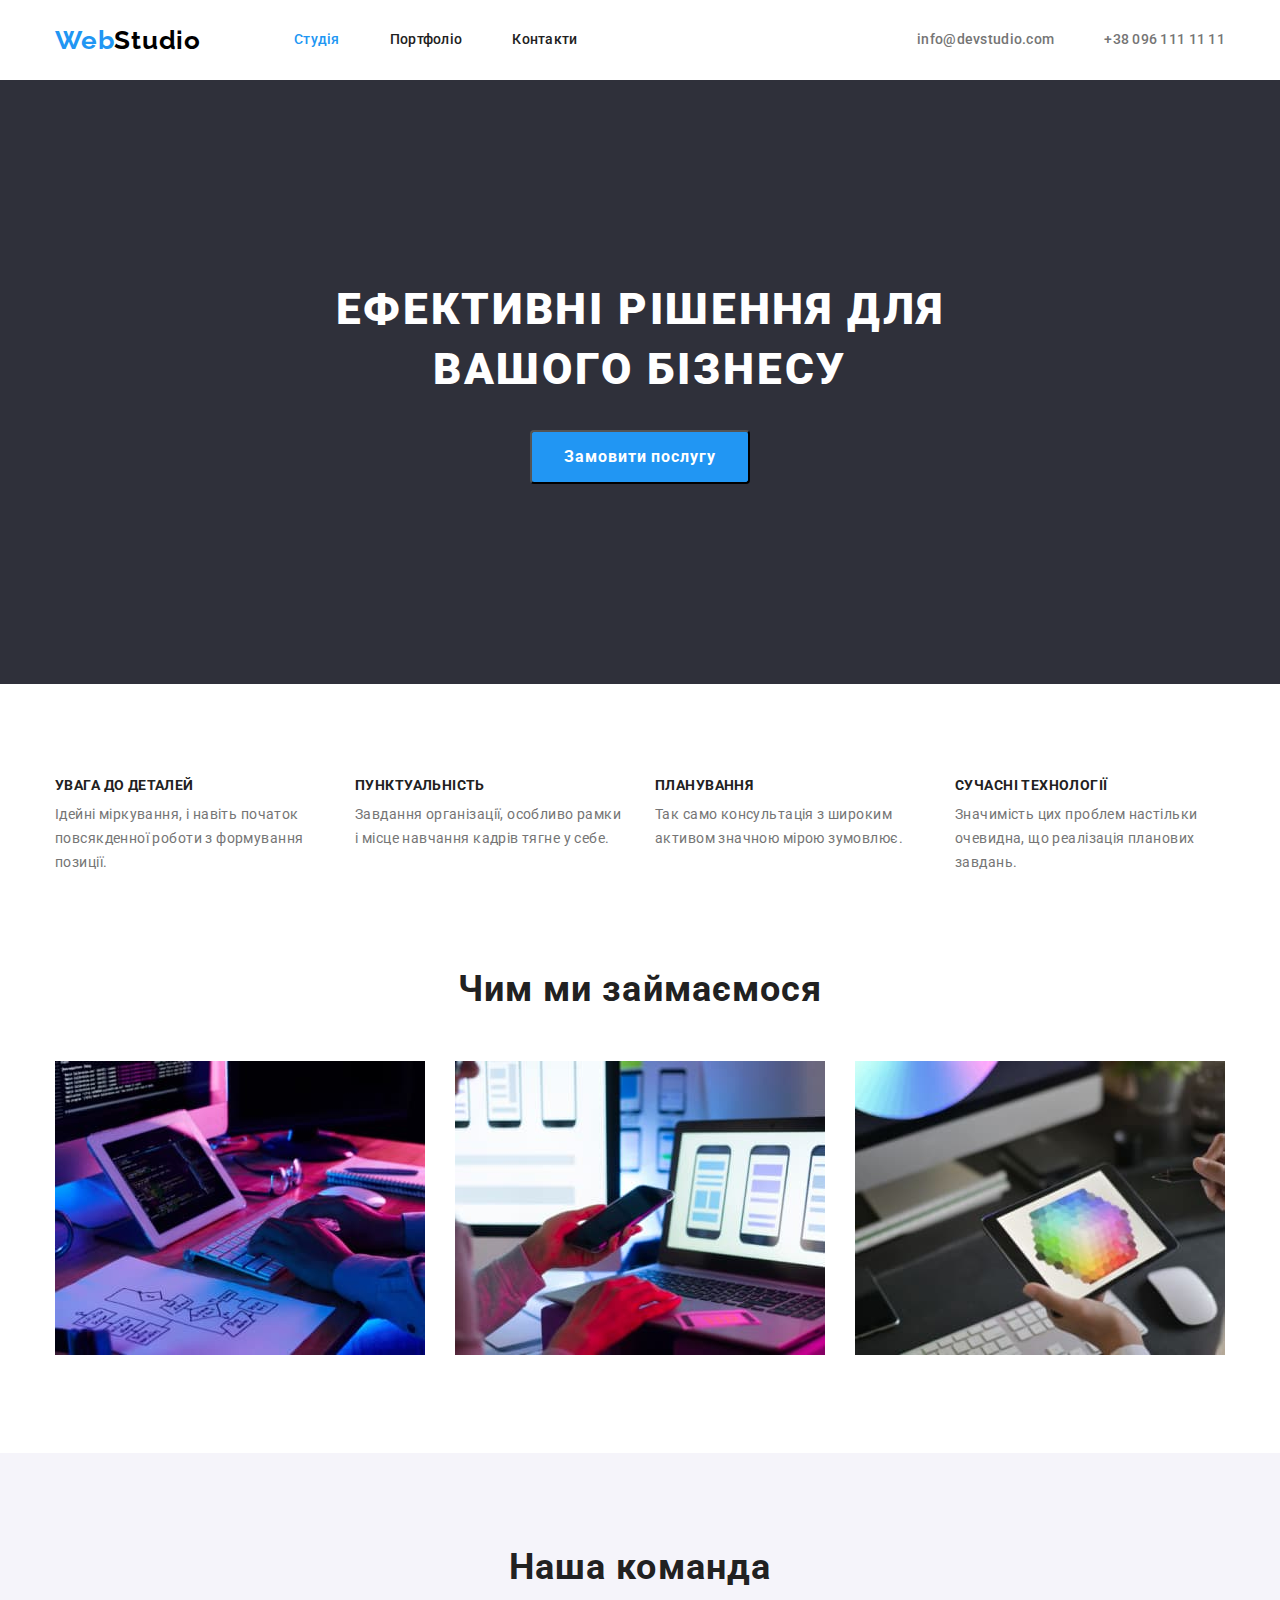
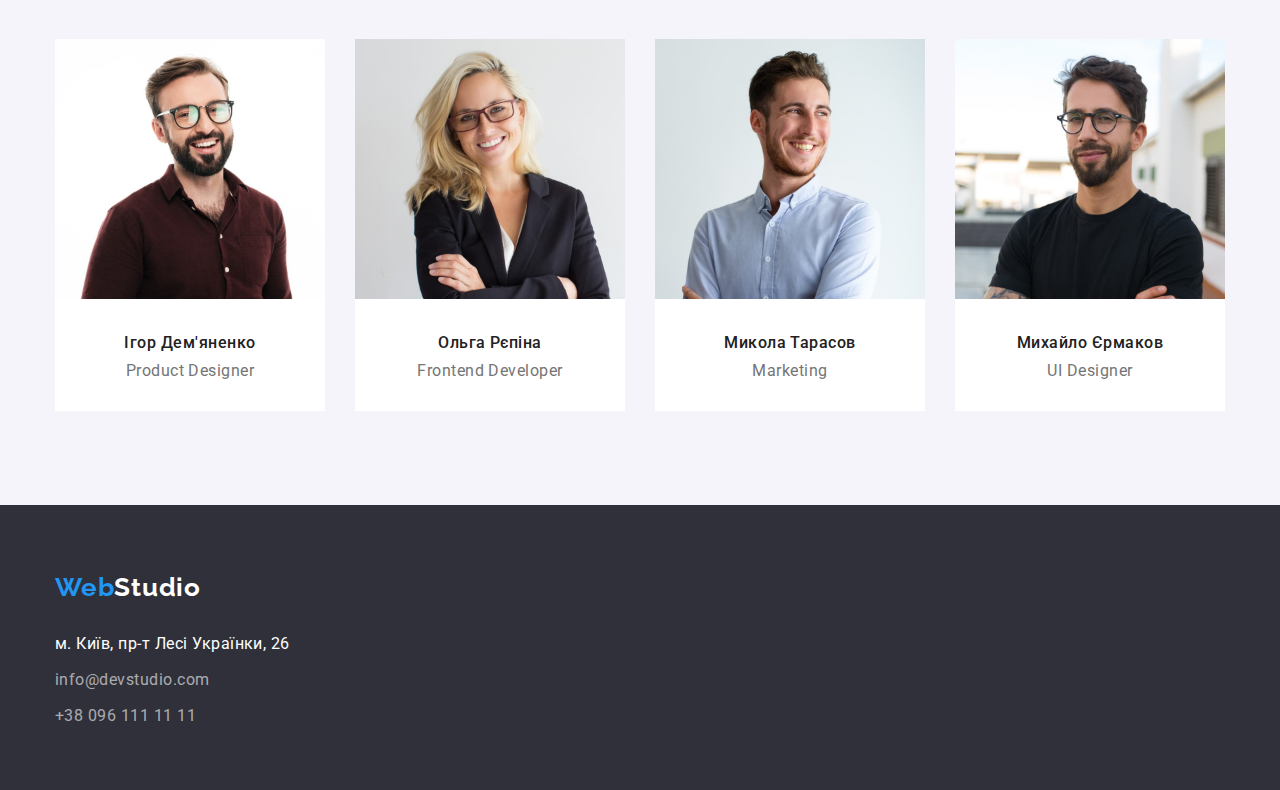
<file: index.html>
<!DOCTYPE html>
<html lang="uk">
<head>
    <meta charset="UTF-8">
    <meta http-equiv="X-UA-Compatible" content="IE=edge">
    <meta name="viewport" content="width=device-width, initial-scale=1.0">
       <title>Студія</title>
  <link rel="preconnect" href="https://fonts.googleapis.com">
   <link rel="preconnect" href="https://fonts.gstatic.com" crossorigin>
   <link href="https://fonts.googleapis.com/css2?family=Raleway:wght@700&family=Roboto:wght@400;500;700;900&display=swap"
        rel="stylesheet">
        <link rel="stylesheet" href="https://cdnjs.cloudflare.com/ajax/libs/modern-normalize/1.1.0/modern-normalize.min.css">
        <link rel="stylesheet" href="./css/style.css">
   
</head>
<body>
            <!-- Заголовок -->
            <header>
            <div class="container main-nav">
            <nav class="header-nav">
            <a href="" class="logo-link"><span class="span">Web</span>Studio</a>
                    <ul class="list nav">
                <li class="item">
                    <a href="" class="current-studio nav">Студія</a>
                </li>
                <li class="item">
                    <a href="./portfolio.html" class="portfolio nav">Портфоліо</a>
                </li>
                <li class="item">
                <a href="" class="contacts nav">Контакти</a>
                </li>
            </ul>
</nav>
                <ul class="list auth">
                    <li class="item">
                        <a href="mailto:info@devstudio.com" class="mail nav">info@devstudio.com</a>
                    </li>
                    <li class="item">
                        <a href="tel:+380961111111" class="tel nav">+38 096 111 11 11</a>
                    </li>
                </ul>
           
                </div>
                    </header>
    
    <main>

        <section class="hero">
            <div class="container">
            <!-- Герой -->
                        <h1 class="hero-title">Ефективні рішення для <br> вашого бізнесу</h1>
            <button type="button" class="hero-button">Замовити послугу</button>
            </div>
        </section>
        
                        <!-- Особливості -->
                <section class="features section">
                    <!-- <h2>Особливості</h2> -->
                    <div class="container">
                    <ul class="list features-list">
                        <li class="item">
                            <h3 class="features-title">УВАГА ДО ДЕТАЛЕЙ</h3>
                            <p class="features-text">Ідейні міркування, і навіть початок повсякденної роботи з формування позиції.</p>
                        </li>
                        <li class="item">
                            <h3 class="features-title">ПУНКТУАЛЬНІСТЬ</h3>
                            <p class="features-text">Завдання організації, особливо рамки і місце навчання кадрів тягне у себе.</p>
                        </li>
                        <li class="item">
                            <h3 class="features-title">ПЛАНУВАННЯ</h3>
                            <p class="features-text"> Так само консультація з широким активом значною мірою зумовлює.</p>
                        </li>
                        <li class="item">
                            <h3 class="features-title"> СУЧАСНІ ТЕХНОЛОГІЇ</h3>
                            <p class="features-text">Значимість цих проблем настільки очевидна, що реалізація планових завдань.</p>
                        </li>
                    </ul>
                    </div>
                </section>
                  <!-- Робота    -->
                <section class="work">
                    <div class="container">
                    <h2 class="work-title">Чим ми займаємося</h2>
                    <ul class="list work">
                        <li class="item">
                            <img src="./images/computer.jpg" alt="робота з комп'ютером" width="370" height="294">
                        </li>
                        <li class="item">
                            <img src="./images/phone.jpg" alt="робота з телефоном" width="370" height="294" >
                        </li>
                        <li class="item">
                            <img src="./images/tablet.jpg" alt="робота з планшетом" width="370" height="294">
                        </li>
                    </ul>
</div>
                </section>
                <!-- Команда -->
                <section class="team">
                    <div class="container">
                    <h2 class="team-title">Наша команда</h2>
                    <ul class="list team">
                        <li class="item">
                        <img class="team-img" src="./images/ihor.jpg" alt="Product Designer" width="270" height="260">
                            <h3 class="team-title-name">Ігор Дем'яненко</h3> 
                           <p class="team-text">Product Designer</p>
                           
                        </li>  
                        <li class="item">
                            <img class="team-img" src="./images/olha.jpg" alt="Frontend Developer" width="270" height="260">
                            <h3 class="team-title-name">Ольга Рєпіна</h3>
                        <p class="team-text">Frontend Developer</p>
                        
                        </li>  
                        <li class="item">
                            <img class="team-img" src="./images/nick.jpg" alt="Marketing" width="270" height="260">
                            <h3 class="team-title-name"> Микола Тарасов</h3>
                            <p class="team-text">Marketing</p>
                           
                        </li>   
                        <li class="item">
                            <img class="team-img" src="./images/mykhaylo.jpg" alt="UI Designer" width="270" height="260">
                            <h3 class="team-title-name">Михайло Єрмаков</h3>
                            <p class="team-text">UI Designer</p>
                             
                        </li>            
                        </ul>
                        </div>
                </section>
            </main>
            <!-- Підлога -->
        <footer class="general">
            <div class="container footer">
            <a href="" class="logo-link footer"><span class="span">Web</span><span class="span-footer">Studio</span></a>
        
            <address>
                <ul class="list footer">
                    <li>
                        <p class="footer-text footer">м. Київ, пр-т Лесі Українки, 26</p>
                    </li>
                    <li class="item-mail"><a href="mailto:info@devstudio.com" class="footer-mail underline footer">info@devstudio.com</a>
                    </li>
                    <li class="item-tel"><a href="tel:+380961111111" class="footer-tel underline footer">+38 096 111 11 11</a>
                    </li>
                </ul>
            </address>
            </div>
        </footer>
</body>
</file>
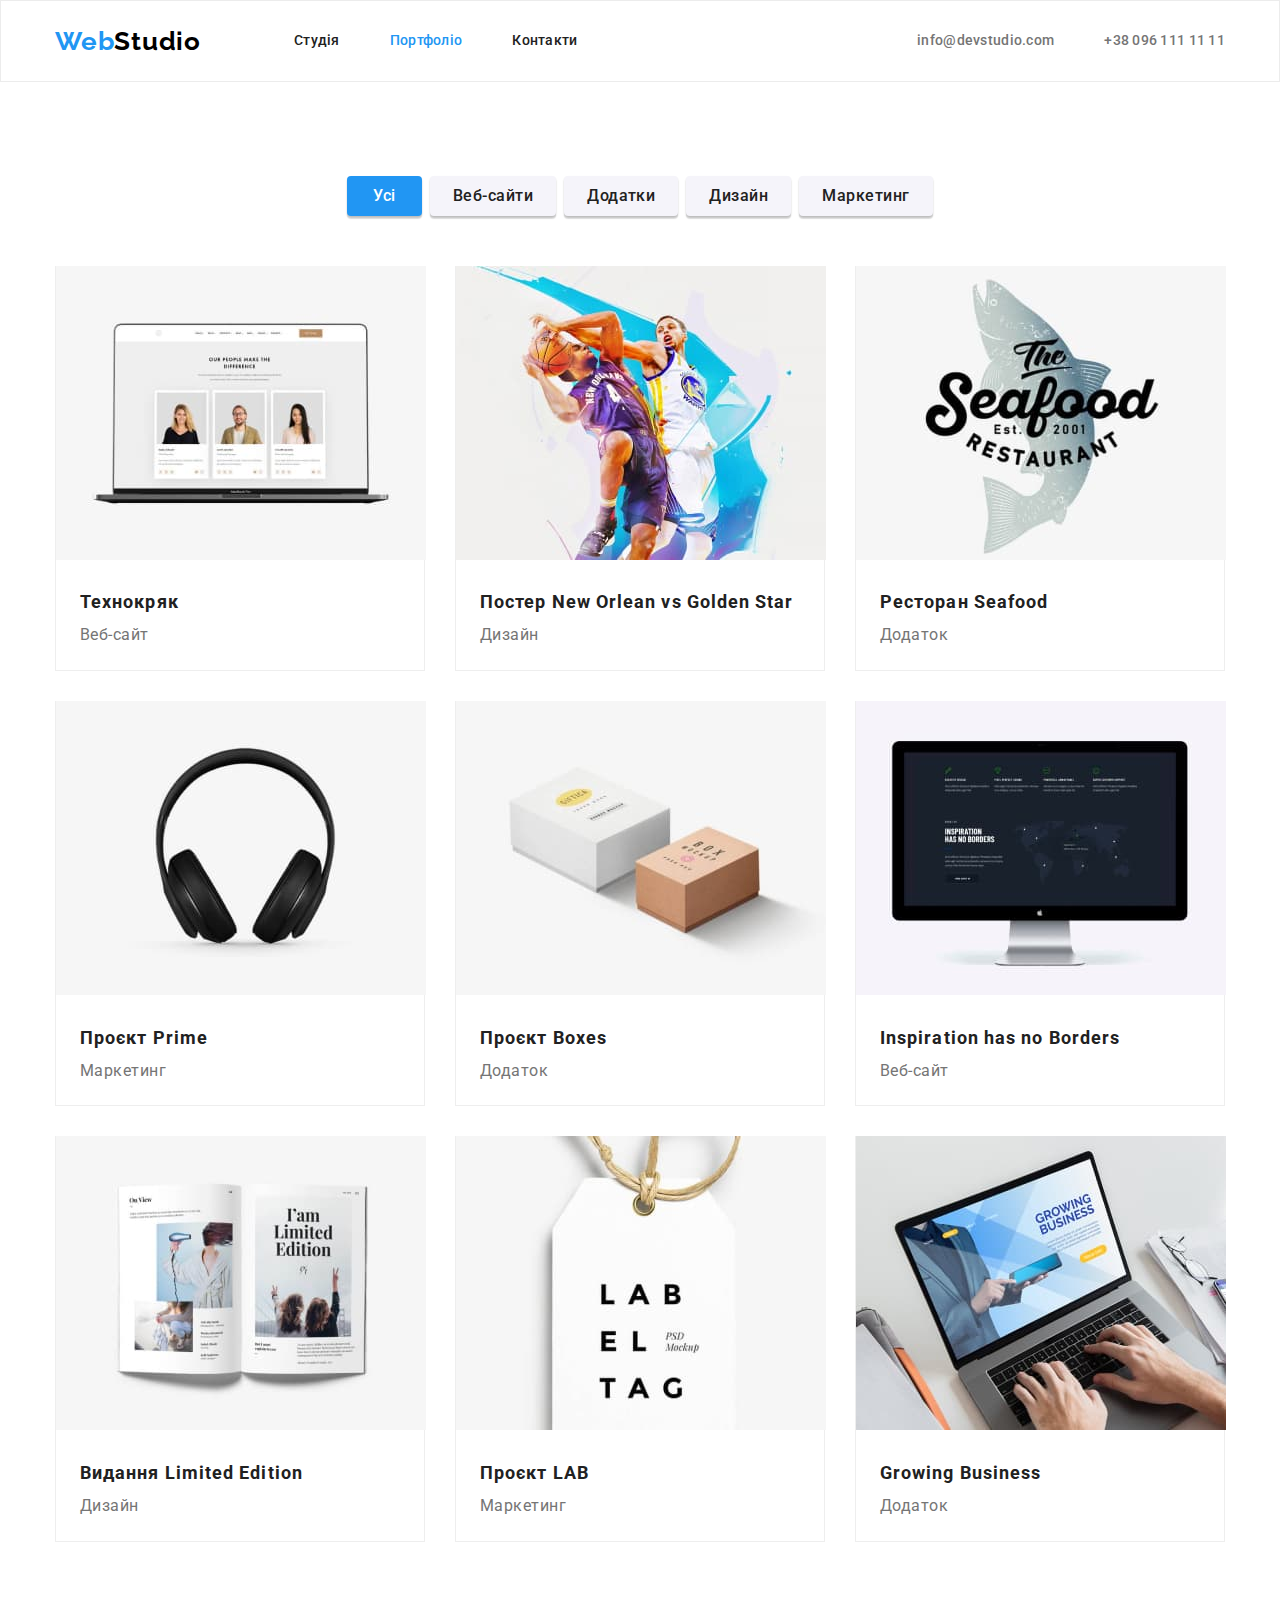
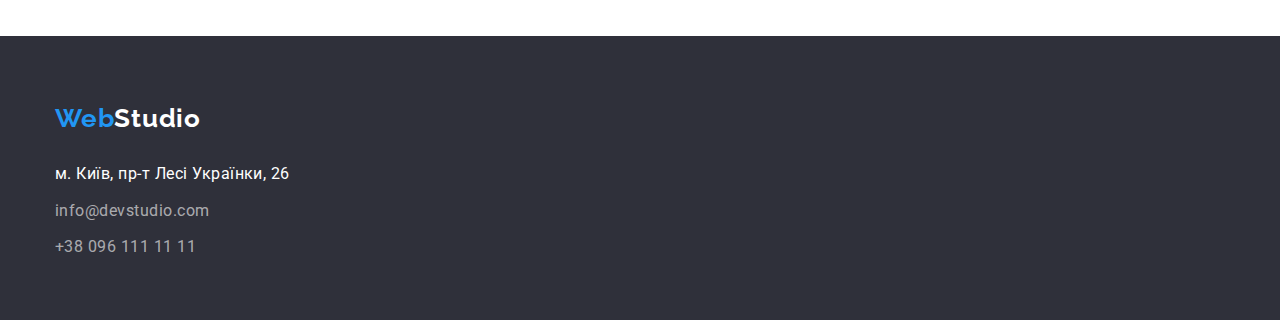
<file: portfolio.html>
<!DOCTYPE html>
<html lang="uk">
<head>
    <meta charset="UTF-8">
    <meta http-equiv="X-UA-Compatible" content="IE=edge">
    <meta name="viewport" content="width=device-width, initial-scale=1.0">
    <title>Портфоліо</title>
<link rel="preconnect" href="https://fonts.googleapis.com">
<link rel="preconnect" href="https://fonts.gstatic.com" crossorigin>
<link href="https://fonts.googleapis.com/css2?family=Raleway:wght@700&family=Roboto:wght@400;500;700;900&display=swap"
    rel="stylesheet">
    <link rel="stylesheet" href="https://cdnjs.cloudflare.com/ajax/libs/modern-normalize/1.1.0/modern-normalize.min.css">
        <link rel="stylesheet" href="./css/style.css">
</head>

<body>
            <!-- Заголовок -->
        <header class="header-portfolio">
        <div class="container main-nav">
            <nav class="header-nav">
                <a href="" class="logo-link"><span class="span">Web</span>Studio</a>
                <ul class="list nav">
                    <li class="item">
                    <a href="./index.html" class="studio nav">Студія</a>
                </li>
                <li class="item">
                    <a href="" class="current-portfolio nav">Портфоліо</a>
                </li>
                <li class="item">
                    <a href="" class="contacts nav">Контакти</a>
                </li>
                </ul>
                </nav>

        <ul class="list auth">
            <li class="item">
                <a href="mailto:info@devstudio.com" class="mail nav">info@devstudio.com</a>
            </li>
            <li class="item">
                <a href="tel:+380961111111" class="tel nav">+38 096 111 11 11</a>
            </li>
        </ul>
        
        </div>
        </header>
   
<main>
<section class="our-works section">
    <div class="container">
     <h1 class="visually-hidden">Наші роботи</h1>
        <ul  class="button cursor list">
   <li class="item"> 
       <button type="button" class="button-item button-all">Усі</button>
    </li>
   <li class="item">
    <button type="button" class="button-item">Веб-сайти</button>
</li>
   <li class="item">
    <button type="button" class="button-item">Додатки</button>
</li>
   <li class="item">
    <button type="button" class="button-item">Дизайн</button>
</li>
   <li class="item ">
    <button type="button" class="button-item">Маркетинг</button>
</li>
    </ul>
    <ul class="list flex-container">
    <li class="flex-item">
        <a href="" class="link underline">
            <img src="./images/techno.jpg" alt="Веб-сайт" width="370">
            <div class="header-text"> 
            <h2 class="header-img techno">Технокряк</h2>
            <p class="text-img">Веб-сайт</p>
            </div>
        </a>
    </li>
       <li class="flex-item">
        <a href="" class="link underline">
            <img src="./images/basketball.jpg" alt="Дизайн" width="370">
            <div class="header-text">
            <h2 class="header-img">Постер New Orlean vs Golden Star</h2>
            <p class="text-img">Дизайн</p>
            </div>
        </a>
    </li>
    <li class="flex-item">
        <a href="" class="link underline">
            <img src="./images/restaurant.jpg" alt="Додаток" width="370">
            <div class="header-text">
            <h2 class="header-img">Ресторан Seafood</h2>
            <p class="text-img">Додаток</p>
            </div>
        </a>
    </li>
    <li class="flex-item">
        <a href="" class="link underline">
            <img src="./images/headphone.jpg" alt="Маркетинг" width="370">
                        <div class="header-text">   
            <h2 class="header-img">Проєкт Prime</h2>
            <p class="text-img">Маркетинг</p>
            </div>
        </a>
    </li>
    <li class="flex-item">
        <a href="" class="link underline">
            <img src="./images/boxes.jpg" alt="Коробки" width="370">
                        <div class="header-text">
            <h2 class="header-img">Проєкт Boxes</h2>
            <p class="text-img">Додаток</p>
            </div>
        </a>
    </li>
    <li class="flex-item">
        <a href="" class="link underline">
            <img src="./images/monitor.jpg" alt=" Монітор" width="370">
                    <div class="header-text">
            <h2 class="header-img">Inspiration has no Borders</h2>
            <p class="text-img">Веб-сайт</p>
            </div>
        </a>
    </li>
    <li class="flex-item">
        <a href="" class="link underline">
            <img src="./images/book.jpg" alt="Книжки" width="370">
                <div class="header-text">
            <h2 class="header-img">Видання Limited Edition</h2>
            <p class="text-img">Дизайн</p>
            </div>
        </a>
    </li>
    <li class="flex-item">
        <a href="" class="link underline">
            <img src="./images/label-tag.jpg" alt=" Етикетка" width="370">
            <div class="header-text">
            <h2 class="header-img">Проєкт LAB</h2>
            <p class="text-img">Маркетинг</p>
            </div>
        </a>
    </li>
    <li class="flex-item">
        <a href="" class="link underline">
            <img src="./images/computer-work.jpg" alt="Робота за комп" width="370">
            <div class="header-text">
            <h2 class="header-img">Growing Business</h2>
            <p class="text-img">Додаток</p>
            </div>
        </a>
    </li>
</ul>
</div>
</section>
</main>
    <!-- Підлога -->
    <footer class="general">
        <div class="container footer">
            <a href="" class="logo-link footer"><span class="span">Web</span><span class="span-footer">Studio</span></a>
    
            <address>
                <ul class="list footer">
                    <li>
                        <p class="footer-text footer">м. Київ, пр-т Лесі Українки, 26</p>
                    </li>
                    <li class="item-mail"><a href="mailto:info@devstudio.com"
                            class="footer-mail underline footer">info@devstudio.com</a>
                    </li>
                    <li class="item-tel"><a href="tel:+380961111111" class="footer-tel underline footer">+38 096 111 11
                            11</a>
                    </li>
                </ul>
            </address>
        </div>
    </footer>

</body>
</file>
<file: css/style.css>
/* Колір основного тексту : rgba(33, 33, 33, 1); */
/*  Вторинний колір : #757575; */
/* Первинний колір лого: #000000 */
/* Вторинний колір лого:
/* Акцент: #2196F3 */
/* Білий колір (футер) первинний: #FFFFFF  */
/* Білий колір (футер) вторинний: rgba(255, 255, 255, 0.6) */
/*Вторинний колір фону:  #2F303A */
/* Первинний колір фону:                  */
/* відстань між словами (буквами letter-spacing): 0.03em; */
/* Колір тексту імейлу і тел в футері: rgba(255, 255, 255, 0.6); */
/* Фон футера: #2F303A; */
/* Фон для героя :background: #2F303A; */
/* Фон при фокусі і ховері в герої: #188CE8 */

:root {
  --first-background: #FFFFFF; 
  --accent-color: #2196F3;
  --first-logo-color: rgba(0, 0, 0, 1);
  --main-color-text: #212121;
  --second-color-text: #757575;
  /* --white-color-text: #FFFFFF; */
  --font-family: Roboto, sans-serif;
  --footer-main-color-text: rgba(255, 255, 255, 0.6);
  --footer-background-color: #2F303A;
  --backgroud-color-hero: #2F303A;
  --background-color-team: #F5F4FA;
  --background-color-button-hero:#188CE8;
}

body {
  font-family: Roboto, sans-serif;
   color: var(--main-color-text);
  background-color: var(--first-background);
 }
/* зняття підкреслення */
.underline {
  text-decoration: none;
}
.container {
  width: 1200px;
  padding-right: 15px;
  padding-left: 15px;
   margin-left: auto;
  margin-right: auto;
}
/* Зняття маркерів */
.list {
  list-style: none;
  padding: 0;
  margin: 0;
}
h1,
h2,
h3,
p,
ul{
  margin: 0;
  padding: 0;
}

.section {
  padding-top: 94px;
  padding-bottom: 94px;
 }

/* СТИЛІЗАЦІЯ СТУДІЇ- HTML */
/* Синій колір для логотипу */
.span {
  color: var(--accent-color);
}
/* Стилізація чорного кольору для логотипу */
.logo-link {
  text-decoration: none;
  color: var(--first-logo-color);
  font-family: Raleway, sans-serif;
  font-weight: 700;
  font-size: 26px;
  line-height: 1.19;
  letter-spacing: 0.03em;
  margin-right: 93px;
  padding-bottom: 24px;
    padding-top: 24px;
}
.header-nav {
  display: flex;
  align-items: center;
}
.main-nav {
  display: flex;
    }
/* розтягнення навігації */
.item > .nav {
  display: block;
    padding-top: 32px;
    padding-bottom: 32px;
     }
/* Стилізація студії-як поточної сторінки */
.current-studio {
  text-decoration: none;
  color: var(--accent-color);
}
/* Стилізація:студіі, портфоліо, контактів */
.nav {
  font-weight: 500;
  font-size: 14px;
  line-height: 1.14;
  letter-spacing: 0.02em;
  }
 /* Стилізація портфоліо для html */
.portfolio {
  text-decoration: none;
  color:var(--main-color-text);
}
/* Стилізація портфоліо-ефект фокус і ховер */
.portfolio:hover,
.portfolio:focus {
  color: var(--accent-color);
}
/* Стилізація контактів */
.contacts {
  text-decoration: none;
  color: var(--main-color-text);
}
/*  Стилізація контаків-ефект ховеру, фокусу */
.contacts:hover,
.contacts:focus {
color: var(--accent-color);
}
.list.nav {
    margin-top: 0;
  display: flex;
     margin-bottom: 0;
    }
/* .nav .item:last-child{
  margin-right: 0;
} */

/* .nav .item:not(:last-child){
  margin-right: 50px;
} */
.nav .item + .item {
  margin-left: 50px;
 
}
/* Стилізація імейлу */
.mail {
  text-decoration: none;
  color: var(--second-color-text);
  }
/* налаштування фокусу і ховеру для мейл */
.mail:hover,
.mail:focus {
  color:var(--accent-color);
}
/* Сірий колір для телефону */
.tel {
  text-decoration: none;
  color: var(--second-color-text);
}
/* Стилізація телефону-ефект ховеру і фокусу */
.tel:hover,
.tel:focus {
  color: var(--accent-color);
}
.auth{
  margin-top: 0;
  display: flex;
  margin-bottom: 0;
      margin-left: auto;
 }
 .auth .item + .item {
  margin-left: 50px;
 }
/* Стилізація  фону "героя" */
.hero {
  background-color: var(--backgroud-color-hero);
    text-align: center;
}
/* стилізація тексту героя */
.hero-title {
     font-weight: 900;
    font-size: 44px;
    line-height: 1.36;
    padding-top: 200px;
    
    letter-spacing: 0.06em;
    text-transform: uppercase;
    color: var(--first-background);
    background-color: var(--backgroud-color-hero);
        margin-top: 0;
      margin-bottom: 30px;
      }
/* Стилізація кнопки в герої */
 .hero-button {
   font-weight: 700;
  font-size: 16px;
  line-height: 1.87;
  letter-spacing: 0.06em;

  color:var(--first-background);
  background-color: var(--accent-color);
cursor: pointer;
 min-width: 216px;
padding-right: 0;
padding-top: 10px;
padding-bottom: 10px;
padding-left: 32px;
padding-right: 32px;
border-radius: 4px;
margin-bottom: 200px;
}

/* ефект фокусу і ховера для кнопки в герої */
.hero-button:hover,
.hero-button:focus{
  color: var(--first-background);
  background-color: var(--background-color-button-hero);
}

.features-list {
  display: flex;
  margin-left: -30px;
 }
 .features-list .item{
  flex-basis: calc((100% - 90px) / 4);
  margin-left: 30px;
 }

/* стилізація секції 3, особливості */
.features-title {
  font-weight: 700;
  font-size: 14px;
  line-height: 1.14;
    letter-spacing: 0.03em;
    color: var(--main-color-text);
        margin-top: 0;
        margin-bottom: 10px;
    }

/* стилізація тексту, особливості */
.features-text {
     font-size: 14px;
    line-height: 1.71;
      letter-spacing: 0.03em;
      color: var(--second-color-text);
        margin-bottom: 0;
      margin-top: 0;
}
/* стилізація секції "робота" */
.work-title {
  font-weight: 700;
    font-size: 36px;
    line-height: 1.16;
    text-align: center;
    letter-spacing: 0.03em;
    color: var(--main-color-text);
      margin-bottom: 0;
        margin-top: 0;
        padding-bottom: 50px;
    }

.list.work{
  display: flex;
  padding-bottom: 94px;
}
.list.work .item + .item {
  margin-left: 30px;
}

/* стилізація секції наша команда */
.centered {
  text-align: center;
}
.team-title {
  font-weight: 700;
    font-size: 36px;
    line-height: 1.16;
    text-align: center;
    letter-spacing: 0.03em;
      color: var(--main-color-text);
      margin-bottom: 0;
        margin-top: 0;
        padding-bottom: 50px;
        padding-top: 94px;
      }
.list.team {
display: flex;
padding-bottom: 94px;
}
.list.team .item + .item{
  margin-left: 30px;
}

/* Добавлення кольору фону для li */
 .list.team .item{
  background-color:var(--first-background);
}
.team-img {
  margin-bottom: 30px;
}

/* стилізації імені, секція team */
.team-title-name {
    font-weight: 500;
    font-size: 16px;
    line-height: 1.18;
    letter-spacing: 0.03em;
    color: var(--main-color-text);
        margin-top: 0;
            margin-bottom: 10px;
            text-align: center;
}
/*  стилізація посади  */
.team-text {
    font-size: 16px;
    line-height: 1.18;
    letter-spacing: 0.03em;
      color: var(--second-color-text);
margin-top: 0;
margin-bottom: 30px;
text-align: center;
}
    /* Колір фону для секції "наша команда */
    .team {
      background-color: var(--background-color-team);
    }
    /* стилізація "веб" чорним кольором */
    .span-footer {
      color: var(--first-background);
    }
  
    /* стилізація футера */
.container.footer {
  padding-top: 60px;
}

.container .footer {
  margin-right: 0;
}
.logo-link.footer {
   padding-top: 0;
   padding-bottom: 0;
  }
.footer .footer-text{
  margin-top: 20px;
  margin-bottom: 9px;
}
.footer {
  font-style: normal;
  line-height: 1.71;
letter-spacing: 0.03em;
}
.footer-text {
color: var(--first-background);
}
/* ефект ховера і фокусу для імейлу */
.footer-mail:hover,
.footer-mail:focus {
color: var(--accent-color); ;
}
.footer-mail {
color: var(--footer-main-color-text);
}
.footer .item-mail {
margin-bottom: 9px;
}


/* ефект фокусу і ховера для телефону */
.footer-tel:hover,
.footer-tel:focus {
color: var(--accent-color);
}
.footer-tel {
color: var(--footer-main-color-text);
}
/* фон для футера */
.general{
  padding-bottom: 60px;
  background-color: var( --footer-background-color);
}

/* СТИЛІЗAЦІЯ ПОРТФОЛІО */
/*  Стилізація студіо*/
.studio {
  text-decoration: none;
  color: var(--main-color-text);
/*  Стилізація "студії-ефект ховеру і фокусу" */
}
.studio:hover,
.studio:focus {
  color:var(--accent-color) ;
}
/* Стилізація портфоліо */
.current-portfolio {
  text-decoration: none;
  color: #2196F3;
}
/* Прихований заголовок */
.visually-hidden {
  position: absolute;
    width: 1px;
    height: 1px;
    margin: -1px;
    border: 0;
    padding: 0;
    white-space: nowrap;
    clip-path: inset(100%);
    clip: rect(0 0 0 0);
    overflow: hidden;
}
.header-portfolio{
  border: 1px solid #ECECEC;
}

/* Стилізація усіх кнопок */
.cursor.list {
           margin-bottom: 50px;
        justify-content: center
          }
.container .button {
  display: flex;
}

.button .item + .item {
  margin-left: 8px;
  }
.button-item {
    font-family: inherit;
  font-weight: 500;
  font-size: 16px;
  line-height: 1.62;
  letter-spacing: 0.03em;
  cursor: pointer;

  color: var(--main-color-text);
  padding: 6px 22px;
  border: 1px solid transparent;
  background-color: var(--background-color-team);
  box-shadow: 0px 3px 1px rgba(0, 0, 0, 0.1), 0px 1px 2px rgba(0, 0, 0, 0.08), 0px 2px 2px rgba(0, 0, 0, 0.12);
  border-radius: 4px;
    }

/* Кнопка "усі" */
.button-all {
  padding-bottom: 6px;
    padding-top: 6px;
    padding-left: 25px;
    padding-right: 25px;
  background-color: var(--accent-color);
  color: var(--first-background);
  border-radius: 4px;
  border: 1px solid transparent;
}
/* Стилізація кнопки (для всіх кнопок) ефект ховеру і фокусу */
.button-item:hover,
.button-item:focus {
  color: var(--first-background);
  background-color: var(--accent-color);
}

.flex-container {
  display: flex;
  flex-wrap: wrap;
  
   }
.flex-item {
  width: 370px;
   /* margin-bottom: 20px; */
   margin-left: 0;
  border-left: 1px solid #EEEEEE;
  border-bottom: 1px solid #EEEEEE;
  border-right: 1px solid #EEEEEE;
     }

 .flex-item {
  flex-basis: calc((100% - 60px) / 3);
  margin-right: 30px;
     } 

.flex-item:nth-child(3n) {
  margin-right: 0;
} 

.flex-item:not(:nth-last-child(-n + 3)) {
  margin-bottom: 30px;
}

/* Стилізація заголовка */
.header-text {
    margin-top: 20px;
    margin-right: 24px;
    margin-bottom: 20px;
    margin-left: 24px;
}
.header-img {
  color: var(--main-color-text);
  font-weight: 700;
  font-size: 18px;
  line-height: 2;
  letter-spacing: 0.06em;
 
}

/* Стилізація опису */
.text-img {
  color: var(--second-color-text);
  font-size: 16px;
  line-height: 1.87;
  letter-spacing: 0.03em;
  }
</file>
